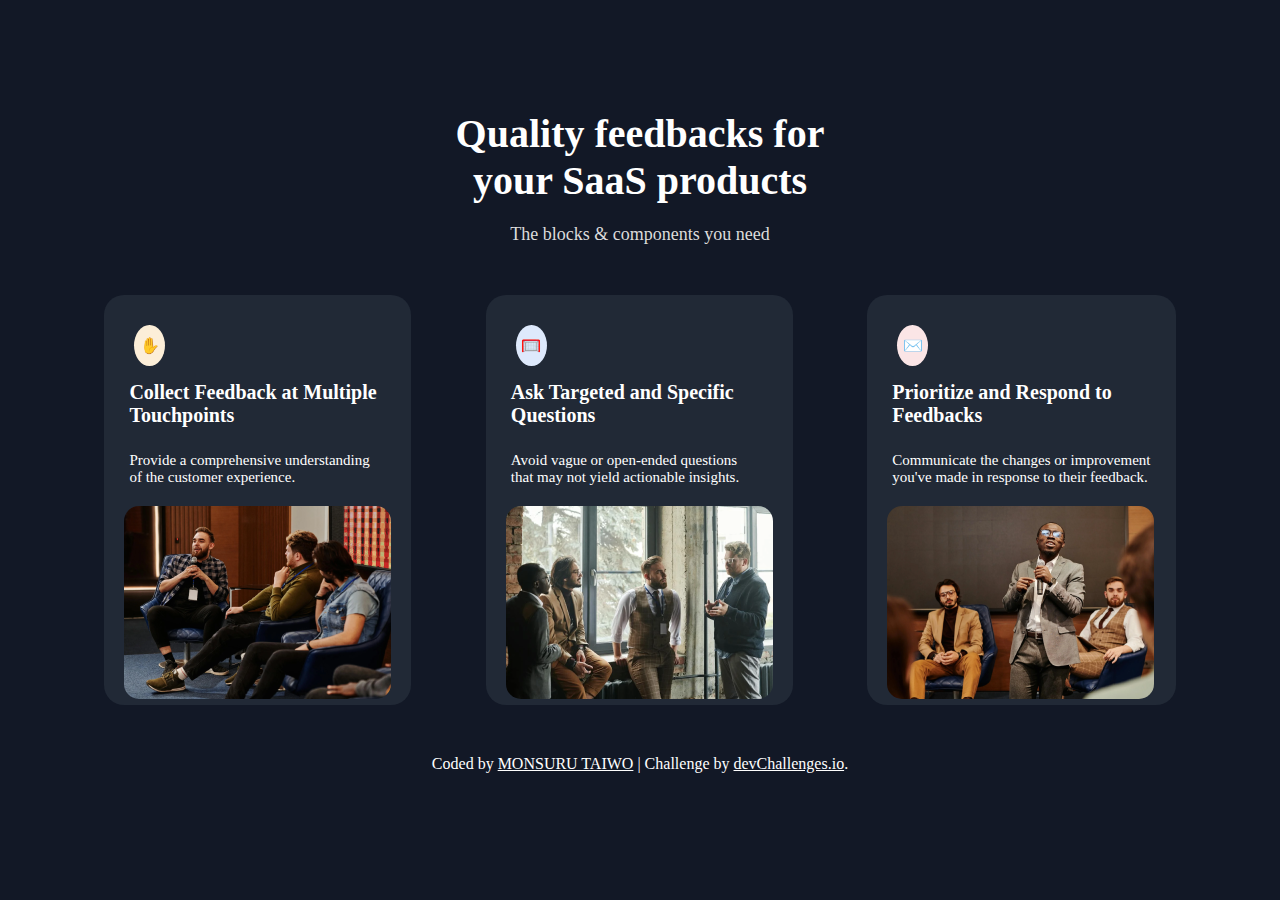
<file: index.html>
<!DOCTYPE html>
<html lang="en">
<head>
    <meta charset="UTF-8">
    <meta name="viewport" content="width=device-width, initial-scale=1.0">
    <title>Document</title>
    <link rel="stylesheet" href="style.css">
</head>
<body>
    <header>
        <h1>Quality feedbacks for</h1>
        <h1>your SaaS products</h1>
        <p id="headerpara">The blocks & components you need</p>
    </header>


    <section >
        <div id="content">
            <div class="sub-content">
                <div class="icon1"><p class="sec-icon">✋</p></div>
                <h4>Collect Feedback at Multiple <br> Touchpoints</h4>
                <p class="sec-para ">Provide a comprehensive  understanding <br> of the customer experience.</p>
                <img src="./images/photo_1.png" alt="feedback img" id="feedback-img">
            </div>
            <div class="sub-content">
                <div class="icon2"><p class="sec-icon">🥅</p></div>
                <h4>Ask Targeted and Specific <br>Questions</h4>
                <p class="sec-para">Avoid vague or open-ended questions <br> that may not yield  actionable insights.</p>
                <img src="./images/photo_2.png" alt="questions img" id="questions-img">
            </div>
            <div class="sub-content">
                <div class="icon3"><p class="sec-icon">✉️</p></div>
                <h4>Prioritize and Respond to <br>Feedbacks</h4>
                <p class="sec-para">Communicate the changes or  improvement <br> you've  made in  response to their feedback.</p>
                <img src="./images/photo_3.png" alt="response img" id="response-img">
            </div>
        </div>
    </section>
    

    <div class="author-info">
        Coded by <a href="https://github.com/hajimonsur/noteApp">MONSURU TAIWO</a> | Challenge by
        <a href="https://www.devchallenges.io?ref=challenge" target="_blank"
          >devChallenges.io</a
        >.
      </div>
</body>
</html>
</file>
<file: style.css>
* {
    color: white;
    margin: 0;
    padding: 0;
}

body {
    background-color:#121826 ;

}

h1 {
    font-size: 40px;
}

h4 {
    font-size: 20px;
    padding: 5px;
}

.sec-para {
    font-size: 15px;
    padding: 20px 5px;
}

header {
    display: flex;
    flex-direction: column;
    align-items: center;
    margin-top: 110px;
}

#content {
    display: flex;
    flex-direction: row;
    justify-content: space-evenly;
    max-width: 100%;
    margin: 30px;
    padding: 20px;
    gap: 20px;
}

.sub-content {
    background: #212936;
    padding: 20px;
    border-radius: 20px;
    max-width: 100%;

}

.icon3 {
    border-radius: 100%;
    width: 10%;
    height: 10%;
    background: #fbe5e6 ;
    padding: 2px;
    margin: 10px ;
    align-content: center;
   
   
}


.icon2 {
    border-radius: 100%;
    width: 10%;
    height: 10%;
    background: #dee9fc ;
    margin: 10px ;
    padding: 2px;
    align-content: center;
   
}


.icon1 {
    border-radius: 100%;
    width: 10%;
    height: 10%;
    background: #fceed8 ;
    padding: 2px;
    margin: 10px ;
    align-content: center;

}

.sec-icon {
    text-align: center;
}

img {
    border-radius: 15px;
    /* margin: 10px 0px; */
    /* width: 97%; */
    /* height: 50%; */
} 


#headerpara {
    margin-top: 20px;
    color: gainsboro;
    font-size: 18px;
} 


.author-info {
    text-align: center;
}


/* media query */

@media screen and (max-width: 800px) {
    #content {
        display: flex;
        flex-direction: column;
        max-width: 100%;
        margin: 20px 2px;
        padding: 30px;
        gap: 50px;
    }

    .sub-content {
        width: 90%;
    }

    img {
        width: 100%;
    }

    
}
</file>
